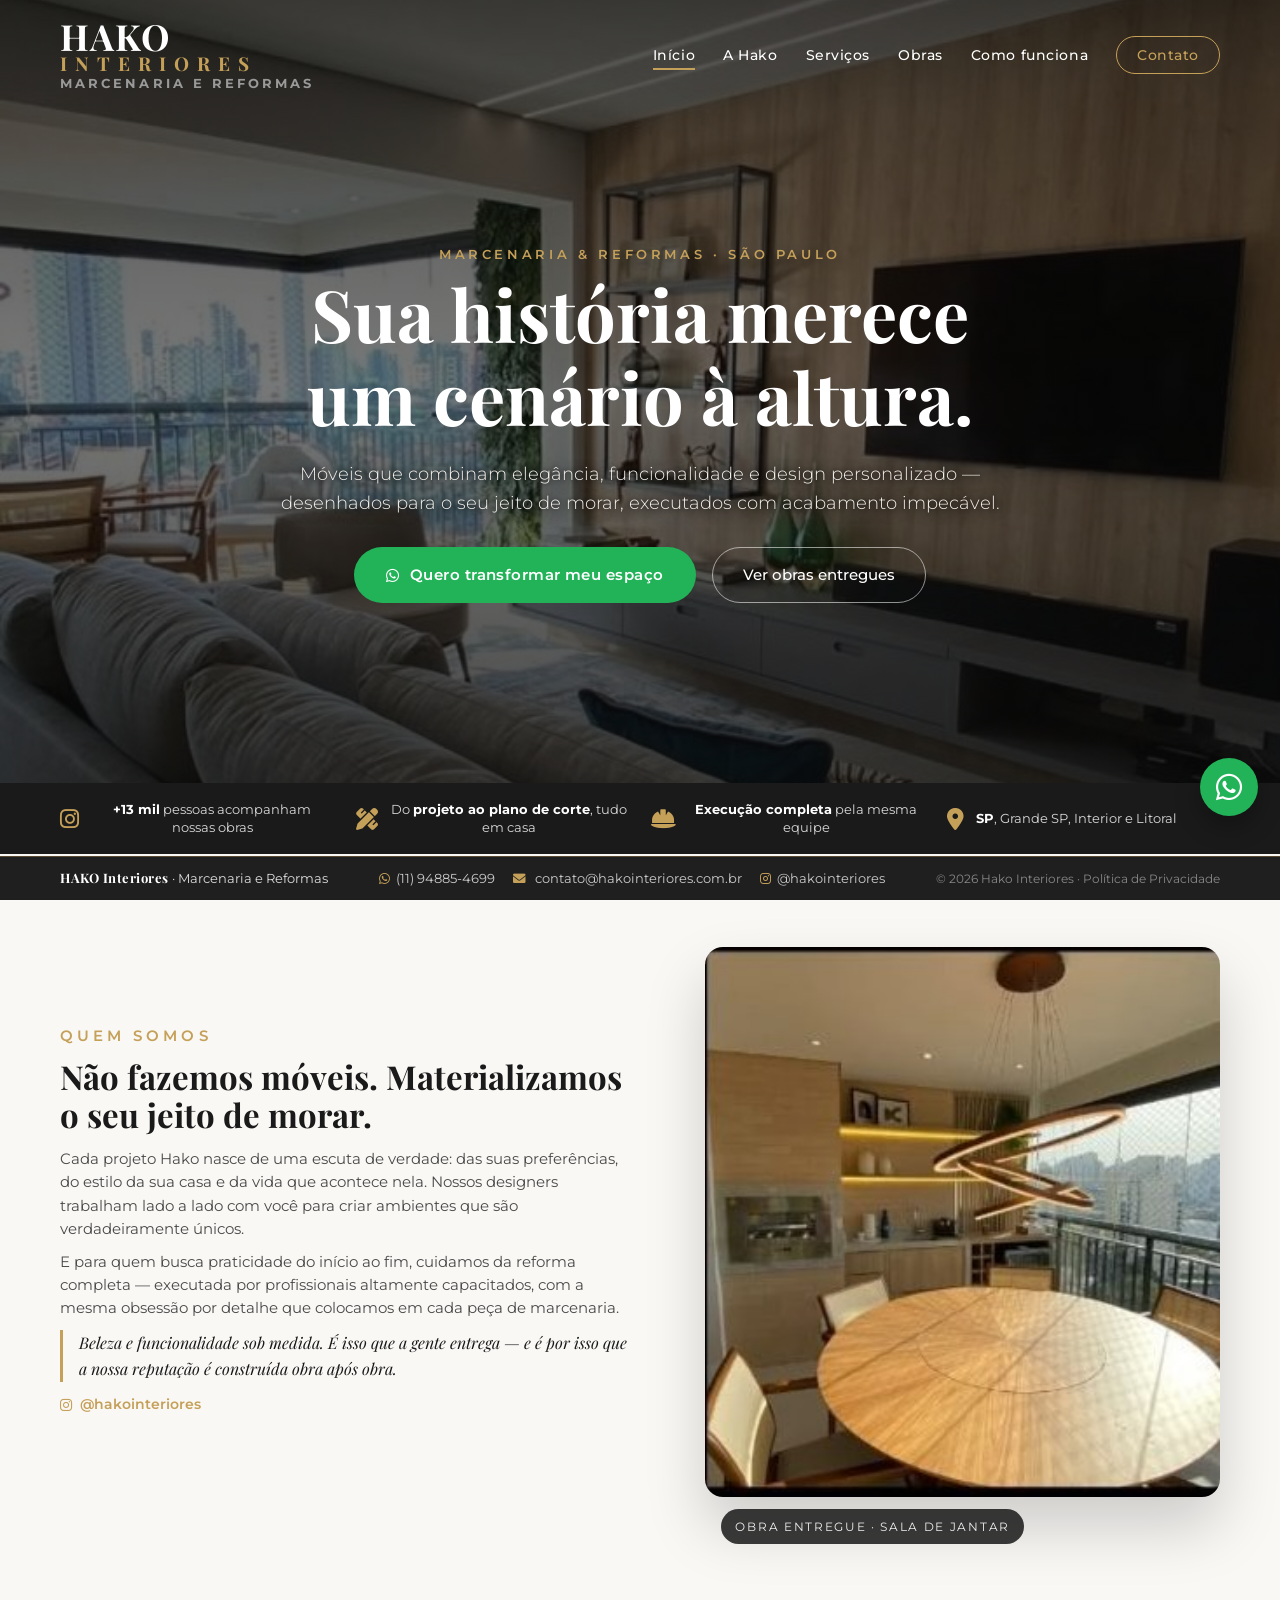
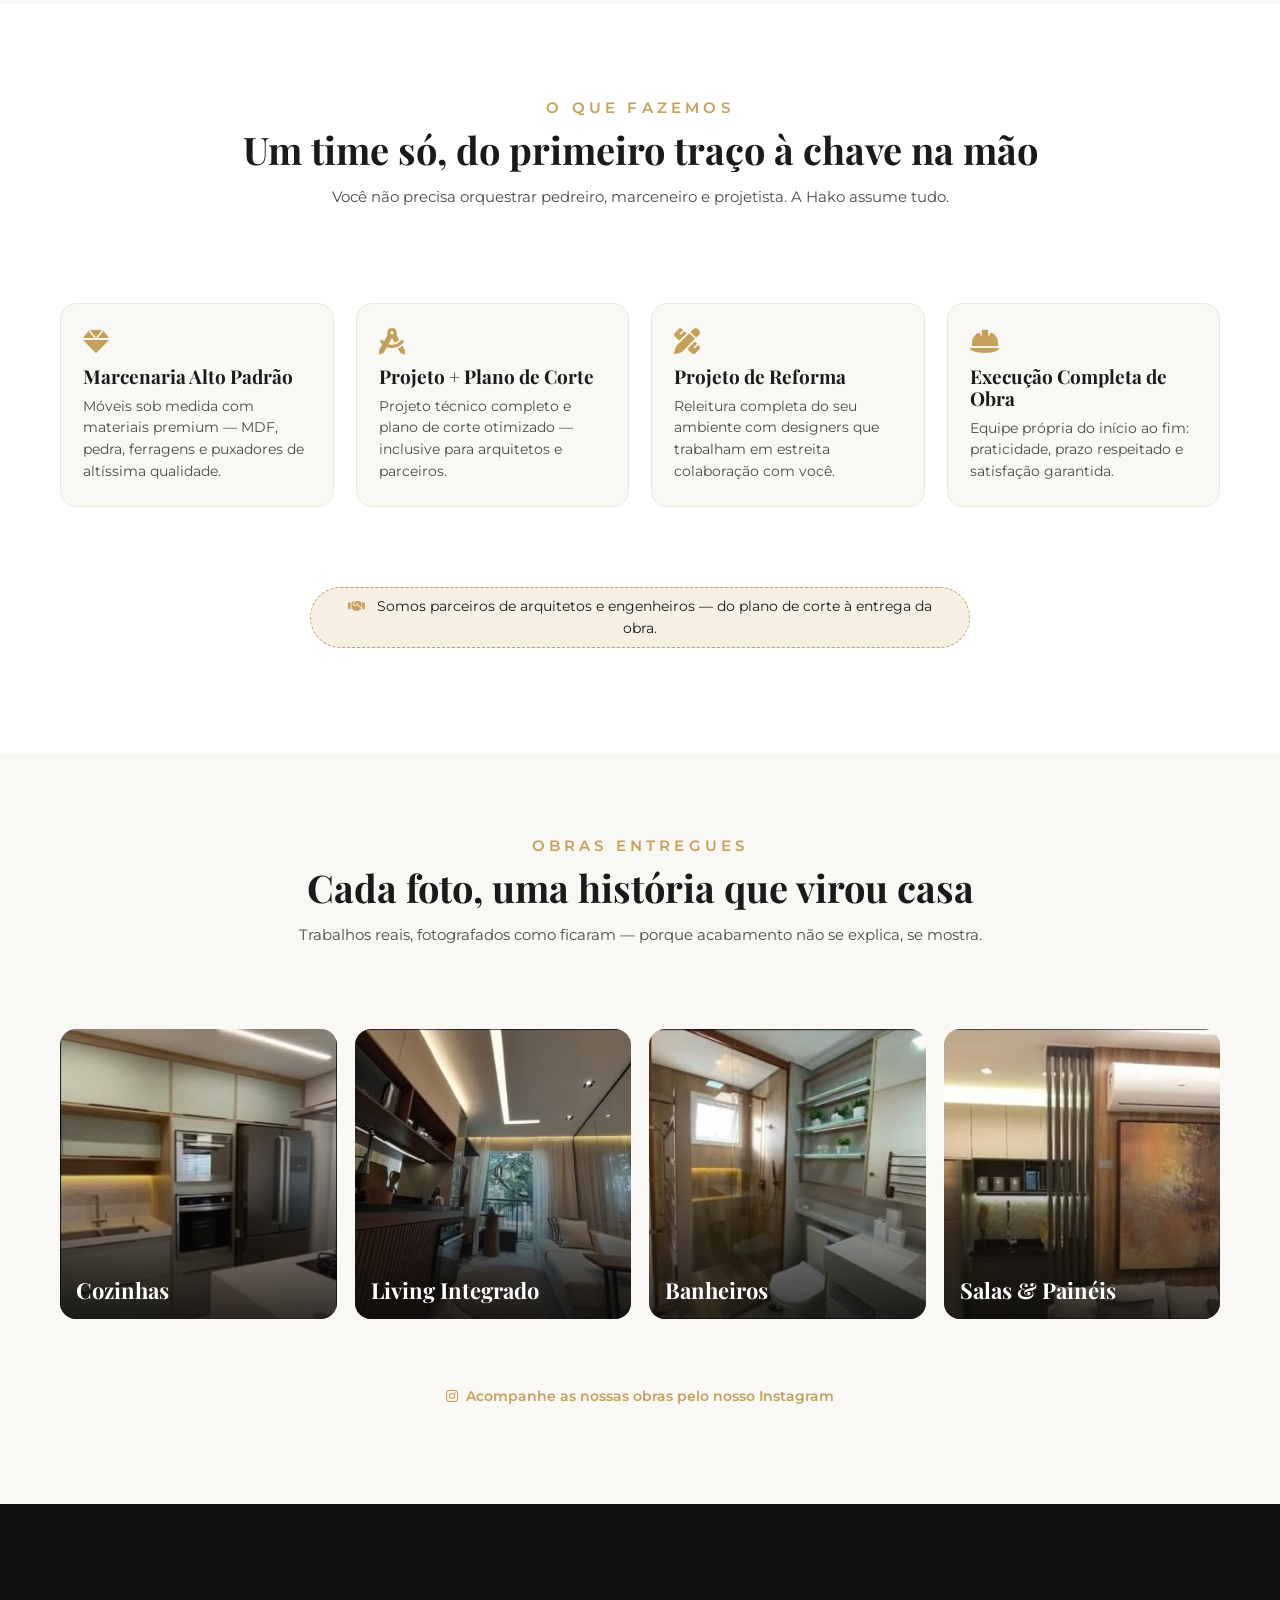
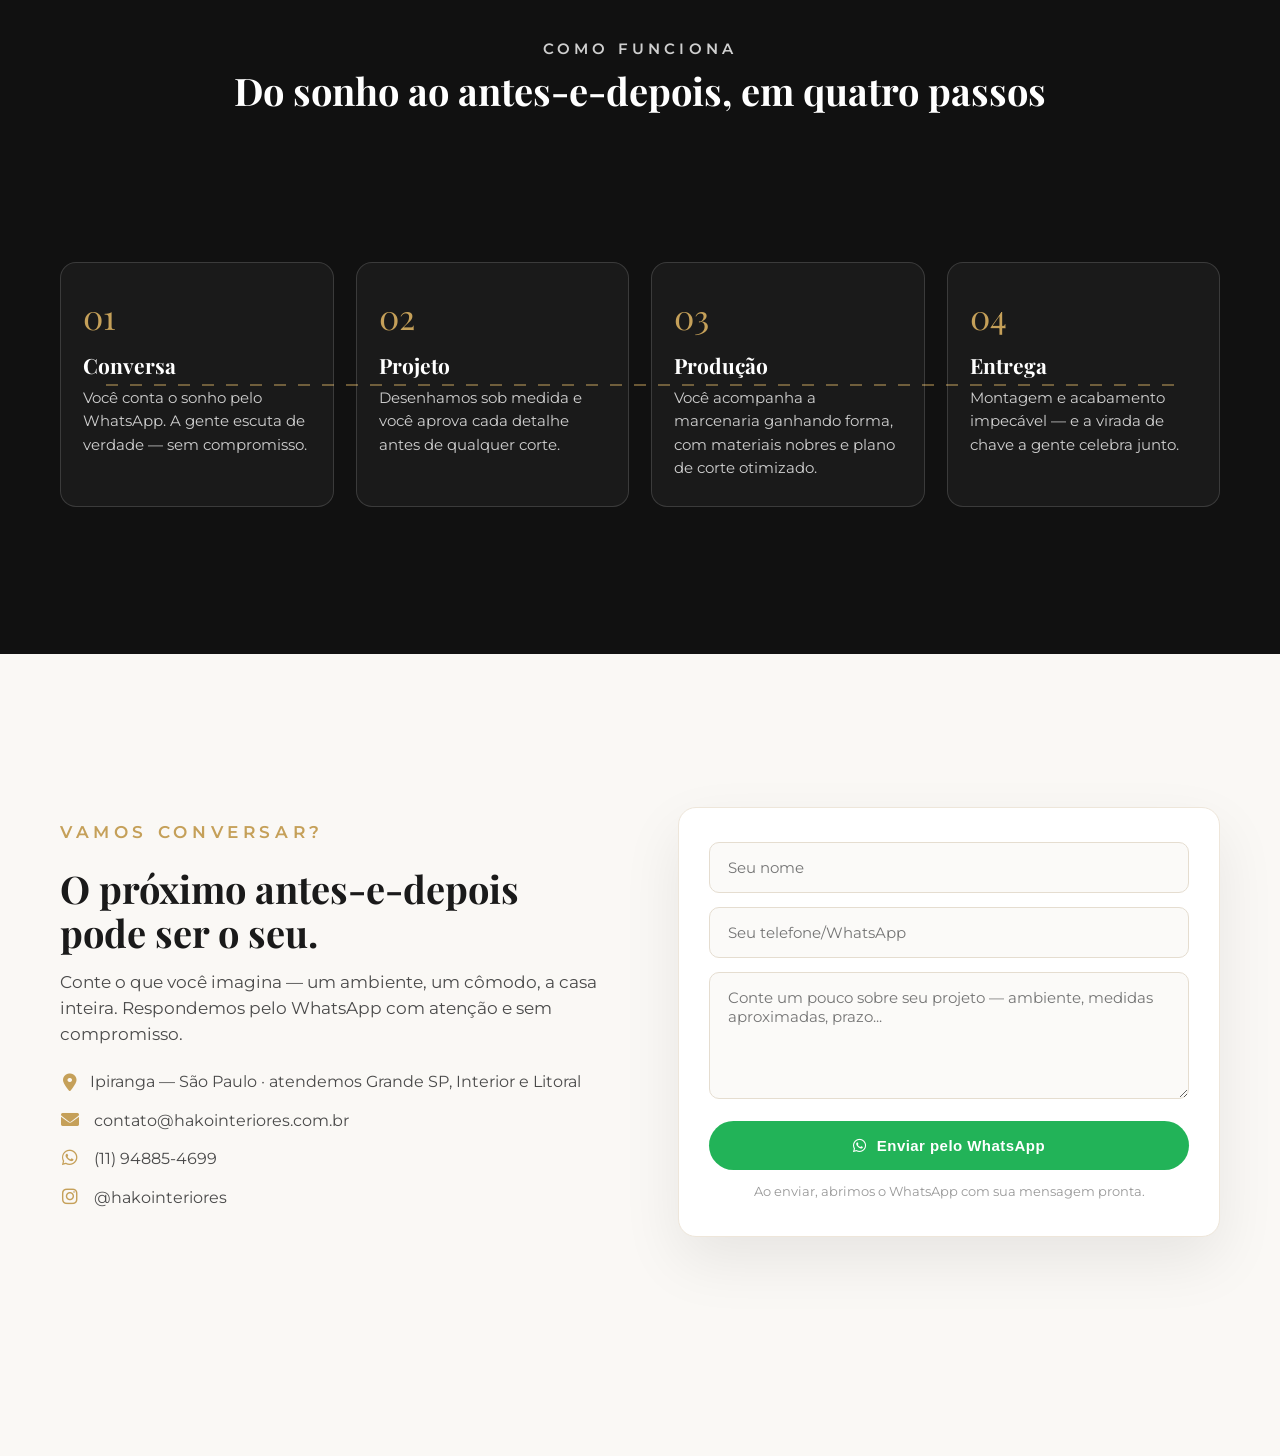
<file: index.html>
<!DOCTYPE html>
<html lang="pt-br">
<!-- Version: 2.0.0 - LP inspiracional -->
<head>
    <meta charset="UTF-8">
    <meta name="viewport" content="width=device-width, initial-scale=1.0">
    <meta name="description"
        content="Marcenaria de alto padrão, reformas e execução completa de obra em São Paulo. A Hako transforma madeira em cenários de vida — do projeto à entrega.">
    <meta property="og:title" content="Hako Interiores | Marcenaria e Reformas de Alto Padrão">
    <meta property="og:description"
        content="Beleza e funcionalidade sob medida. Marcenaria, reforma e execução completa de obra.">
    <meta property="og:image" content="images/obra-hero.jpg">
    <meta property="og:type" content="website">
    <link rel="icon" href="data:image/svg+xml,%3Csvg xmlns='http://www.w3.org/2000/svg' viewBox='0 0 64 64'%3E%3Crect width='64' height='64' rx='10' fill='%231a1a1a'/%3E%3Ctext x='32' y='44' font-family='Georgia,serif' font-size='36' fill='%23c5a059' text-anchor='middle'%3EH%3C/text%3E%3C/svg%3E">
    <link rel="preconnect" href="https://fonts.googleapis.com">
    <link rel="preconnect" href="https://fonts.gstatic.com" crossorigin>
    <title>Hako Interiores | Marcenaria e Reformas de Alto Padrão</title>
    <link
        href="https://fonts.googleapis.com/css2?family=Montserrat:wght@300;400;500;600&family=Playfair+Display:ital,wght@0,400;0,600;0,700;1,400&display=swap"
        rel="stylesheet">
    <link rel="stylesheet" href="https://cdnjs.cloudflare.com/ajax/libs/font-awesome/6.0.0/css/all.min.css">
    <link rel="stylesheet" href="index.css">
</head>

<body>

    <!-- Cabeçalho / Menu -->
    <header id="header">
        <div class="container">
            <a href="#home" class="logo" aria-label="Início">HAKO<span>INTERIORES</span>
                <em>Marcenaria e Reformas</em></a>
            <nav role="navigation">
                <ul class="nav-links" id="primary-navigation">
                    <li><a href="#home">Início</a></li>
                    <li><a href="#sobre">A Hako</a></li>
                    <li><a href="#servicos">Serviços</a></li>
                    <li><a href="#portfolio">Obras</a></li>
                    <li><a href="#processo">Como funciona</a></li>
                    <li><a href="#contato" class="btn-contato">Contato</a></li>
                    <li class="nav-admin" hidden><a href="#" id="nav-dashboard">Dashboard</a></li>
                    <li class="nav-admin" hidden><a href="#" id="nav-sair">Sair</a></li>
                </ul>
                <div class="hamburger" aria-label="Abrir menu" role="button" aria-controls="primary-navigation"
                    aria-expanded="false" tabindex="0">
                    <i class="fas fa-bars"></i>
                </div>
            </nav>
        </div>
    </header>

    <main id="main-content">
        <!-- Hero -->
        <section id="home" class="hero" tabindex="-1">
            <div class="hero-content">
                <p class="eyebrow">Marcenaria &amp; Reformas · São Paulo</p>
                <h1>Sua história merece um cenário à altura.</h1>
                <p class="hero-sub">Móveis que combinam elegância, funcionalidade e design personalizado —
                    desenhados para o seu jeito de morar, executados com acabamento impecável.</p>
                <div class="hero-ctas">
                    <a href="https://wa.me/5511948854699?text=Ol%C3%A1%2C%20Hako!%20Quero%20transformar%20meu%20espa%C3%A7o.%20Podemos%20conversar%3F"
                        class="btn-primary btn-whatsapp" target="_blank" rel="noopener">
                        <i class="fab fa-whatsapp"></i> Quero transformar meu espaço
                    </a>
                    <a href="#portfolio" class="btn-ghost">Ver obras entregues</a>
                </div>
            </div>
            <!-- Prova / Faixa de credibilidade -->
            <div class="trust-bar">
                <div class="container trust-grid">
                    <div class="trust-item"><i class="fab fa-instagram"></i>
                        <span><strong>+13 mil</strong> pessoas acompanham nossas obras</span></div>
                    <div class="trust-item"><i class="fas fa-pencil-ruler"></i>
                        <span>Do <strong>projeto ao plano de corte</strong>, tudo em casa</span></div>
                    <div class="trust-item"><i class="fas fa-helmet-safety"></i>
                        <span><strong>Execução completa</strong> pela mesma equipe</span></div>
                    <div class="trust-item"><i class="fas fa-map-marker-alt"></i>
                        <span><strong>SP</strong>, Grande SP, Interior e Litoral</span></div>
                </div>
            </div>
        </section>

        <!-- Sobre / Manifesto -->
        <section id="sobre" class="section" tabindex="-1">
            <div class="container split-screen">
                <div class="image-block reveal">
                    <img src="images/obra-jantar.jpg" alt="Sala de jantar planejada pela Hako com pendente escultural"
                        loading="lazy" decoding="async">
                    <div class="image-caption">Obra entregue · Sala de jantar</div>
                </div>
                <div class="text-block reveal">
                    <p class="eyebrow">Quem somos</p>
                    <h2>Não fazemos móveis. Materializamos o seu jeito de morar.</h2>
                    <p>Cada projeto Hako nasce de uma escuta de verdade: das suas preferências, do estilo da sua
                        casa e da vida que acontece nela. Nossos designers trabalham lado a lado com você para
                        criar ambientes que são verdadeiramente únicos.</p>
                    <img class="img-inline-mobile" src="images/obra-jantar.jpg"
                        alt="Sala de jantar planejada pela Hako" loading="lazy" decoding="async">
                    <p>E para quem busca praticidade do início ao fim, cuidamos da reforma completa —
                        executada por profissionais altamente capacitados, com a mesma obsessão por detalhe que
                        colocamos em cada peça de marcenaria.</p>
                    <p class="text-sign">Beleza e funcionalidade sob medida. É isso que a gente entrega — e é por
                        isso que a nossa reputação é construída obra após obra.</p>
                    <a href="https://instagram.com/hakointeriores" class="link-inline" target="_blank"
                        rel="noopener"><i class="fab fa-instagram"></i> @hakointeriores</a>
                </div>
            </div>
        </section>

        <!-- Serviços -->
        <section id="servicos" class="section bg-light" tabindex="-1">
            <div class="container">
                <div class="section-header reveal">
                    <p class="eyebrow">O que fazemos</p>
                    <h2>Um time só, do primeiro traço à chave na mão</h2>
                    <p>Você não precisa orquestrar pedreiro, marceneiro e projetista. A Hako assume tudo.</p>
                </div>
                <div class="features-grid">
                    <div class="feature-card reveal">
                        <i class="fas fa-gem"></i>
                        <h3>Marcenaria Alto Padrão</h3>
                        <p>Móveis sob medida com materiais premium — MDF, pedra, ferragens e puxadores de
                            altíssima qualidade.</p>
                    </div>
                    <div class="feature-card reveal">
                        <i class="fas fa-drafting-compass"></i>
                        <h3>Projeto + Plano de Corte</h3>
                        <p>Projeto técnico completo e plano de corte otimizado — inclusive para arquitetos e
                            parceiros.</p>
                    </div>
                    <div class="feature-card reveal">
                        <i class="fas fa-pencil-ruler"></i>
                        <h3>Projeto de Reforma</h3>
                        <p>Releitura completa do seu ambiente com designers que trabalham em estreita
                            colaboração com você.</p>
                    </div>
                    <div class="feature-card reveal">
                        <i class="fas fa-helmet-safety"></i>
                        <h3>Execução Completa de Obra</h3>
                        <p>Equipe própria do início ao fim: praticidade, prazo respeitado e satisfação
                            garantida.</p>
                    </div>
                </div>
                <p class="partners-note reveal"><i class="fas fa-handshake"></i> Somos parceiros de arquitetos e
                    engenheiros — do plano de corte à entrega da obra.</p>
            </div>
        </section>

        <!-- Portfólio -->
        <section id="portfolio" class="section" tabindex="-1">
            <div class="container">
                <div class="section-header reveal">
                    <p class="eyebrow">Obras entregues</p>
                    <h2>Cada foto, uma história que virou casa</h2>
                    <p>Trabalhos reais, fotografados como ficaram — porque acabamento não se explica, se mostra.</p>
                </div>
                <div class="gallery-grid">
                    <div class="gallery-item reveal">
                        <img src="images/obra-cozinha.jpg" alt="Cozinha planejada com torre de eletros e ilha"
                            loading="lazy" decoding="async">
                        <div class="overlay">
                            <h3>Cozinhas</h3>
                            <p>O coração da casa, desenhado para receber</p>
                        </div>
                    </div>
                    <div class="gallery-item reveal">
                        <img src="images/obra-living-ripado.jpg" alt="Living integrado com painel ripado de madeira"
                            loading="lazy" decoding="async">
                        <div class="overlay">
                            <h3>Living Integrado</h3>
                            <p>Ambientes que conversam entre si</p>
                        </div>
                    </div>
                    <div class="gallery-item reveal">
                        <img src="images/obra-banheiro.jpg" alt="Banheiro planejado com iluminação em LED"
                            loading="lazy" decoding="async">
                        <div class="overlay">
                            <h3>Banheiros</h3>
                            <p>Refúgio e funcionalidade nos detalhes</p>
                        </div>
                    </div>
                    <div class="gallery-item reveal">
                        <img src="images/obra-living.jpg" alt="Sala de estar com painel de madeira e obra de arte"
                            loading="lazy" decoding="async">
                        <div class="overlay">
                            <h3>Salas &amp; Painéis</h3>
                            <p>Madeira que abraça o ambiente</p>
                        </div>
                    </div>
                </div>
                <p class="gallery-cta reveal"><a href="https://instagram.com/hakointeriores" target="_blank"
                        rel="noopener" class="link-inline"><i class="fab fa-instagram"></i> Acompanhe as nossas
                        obras pelo nosso Instagram</a></p>
            </div>
        </section>

        <!-- Processo -->
        <section id="processo" class="section bg-dark" tabindex="-1">
            <div class="container">
                <div class="section-header text-white reveal">
                    <p class="eyebrow">Como funciona</p>
                    <h2>Do sonho ao antes-e-depois, em quatro passos</h2>
                </div>
                <div class="steps-grid">
                    <div class="step-card reveal">
                        <span class="step-num">01</span>
                        <h3>Conversa</h3>
                        <p>Você conta o sonho pelo WhatsApp. A gente escuta de verdade — sem compromisso.</p>
                    </div>
                    <div class="step-card reveal">
                        <span class="step-num">02</span>
                        <h3>Projeto</h3>
                        <p>Desenhamos sob medida e você aprova cada detalhe antes de qualquer corte.</p>
                    </div>
                    <div class="step-card reveal">
                        <span class="step-num">03</span>
                        <h3>Produção</h3>
                        <p>Você acompanha a marcenaria ganhando forma, com materiais nobres e plano de corte
                            otimizado.</p>
                    </div>
                    <div class="step-card reveal">
                        <span class="step-num">04</span>
                        <h3>Entrega</h3>
                        <p>Montagem e acabamento impecável — e a virada de chave a gente celebra junto.</p>
                    </div>
                </div>
            </div>
        </section>

        <!-- Contato -->
        <section id="contato" class="section" tabindex="-1">
            <div class="container contact-wrap">
                <div class="contact-copy reveal">
                    <p class="eyebrow">Vamos conversar?</p>
                    <h2>O próximo antes-e-depois pode ser o seu.</h2>
                    <p>Conte o que você imagina — um ambiente, um cômodo, a casa inteira. Respondemos pelo
                        WhatsApp com atenção e sem compromisso.</p>
                    <ul class="contact-channels">
                        <li><i class="fas fa-map-marker-alt"></i> Ipiranga — São Paulo · atendemos Grande SP,
                            Interior e Litoral</li>
                        <li><a href="mailto:contato@hakointeriores.com.br"><i class="fas fa-envelope"></i>
                                contato@hakointeriores.com.br</a></li>
                        <li><a href="https://wa.me/5511948854699" target="_blank" rel="noopener"><i
                                    class="fab fa-whatsapp"></i> (11) 94885-4699</a></li>
                        <li><a href="https://instagram.com/hakointeriores" target="_blank" rel="noopener"><i
                                    class="fab fa-instagram"></i> @hakointeriores</a></li>
                    </ul>
                </div>
                <form class="contact-form reveal" id="contact-form">
                    <input type="text" name="nome" placeholder="Seu nome" required>
                    <input type="tel" name="telefone" placeholder="Seu telefone/WhatsApp" required>
                    <textarea name="mensagem" placeholder="Conte um pouco sobre seu projeto — ambiente, medidas aproximadas, prazo..."
                        rows="5"></textarea>
                    <button type="submit" class="btn-primary btn-whatsapp"><i class="fab fa-whatsapp"></i> Enviar
                        pelo WhatsApp</button>
                    <p class="form-hint">Ao enviar, abrimos o WhatsApp com sua mensagem pronta.</p>
                </form>
            </div>
        </section>

    </main>

    <!-- Barra fixa de rodapé -->
    <div class="footer-bar" id="footer-bar">
        <div class="container">
            <span class="footer-brand"><strong>HAKO Interiores</strong> · Marcenaria e Reformas</span>
            <div class="footer-links">
                <a href="https://wa.me/5511948854699" target="_blank" rel="noopener"><i
                        class="fab fa-whatsapp"></i>(11) 94885-4699</a>
                <a href="mailto:contato@hakointeriores.com.br" aria-label="E-mail"><i
                        class="fas fa-envelope"></i> contato@hakointeriores.com.br</a>
                <a href="https://instagram.com/hakointeriores" target="_blank" rel="noopener"><i
                        class="fab fa-instagram"></i>@hakointeriores</a>
            </div>
            <span class="footer-copy">&copy; 2026 Hako Interiores · <a href="privacidade.html">Política de
                    Privacidade</a></span>
        </div>
    </div>

    <!-- Botão flutuante WhatsApp -->
    <a href="https://wa.me/5511948854699?text=Ol%C3%A1%2C%20Hako!%20Quero%20um%20or%C3%A7amento."
        class="whatsapp-float" target="_blank" rel="noopener" aria-label="Falar no WhatsApp">
        <i class="fab fa-whatsapp"></i>
    </a>

    <script src="index.js"></script>
</body>

</html>
</file>
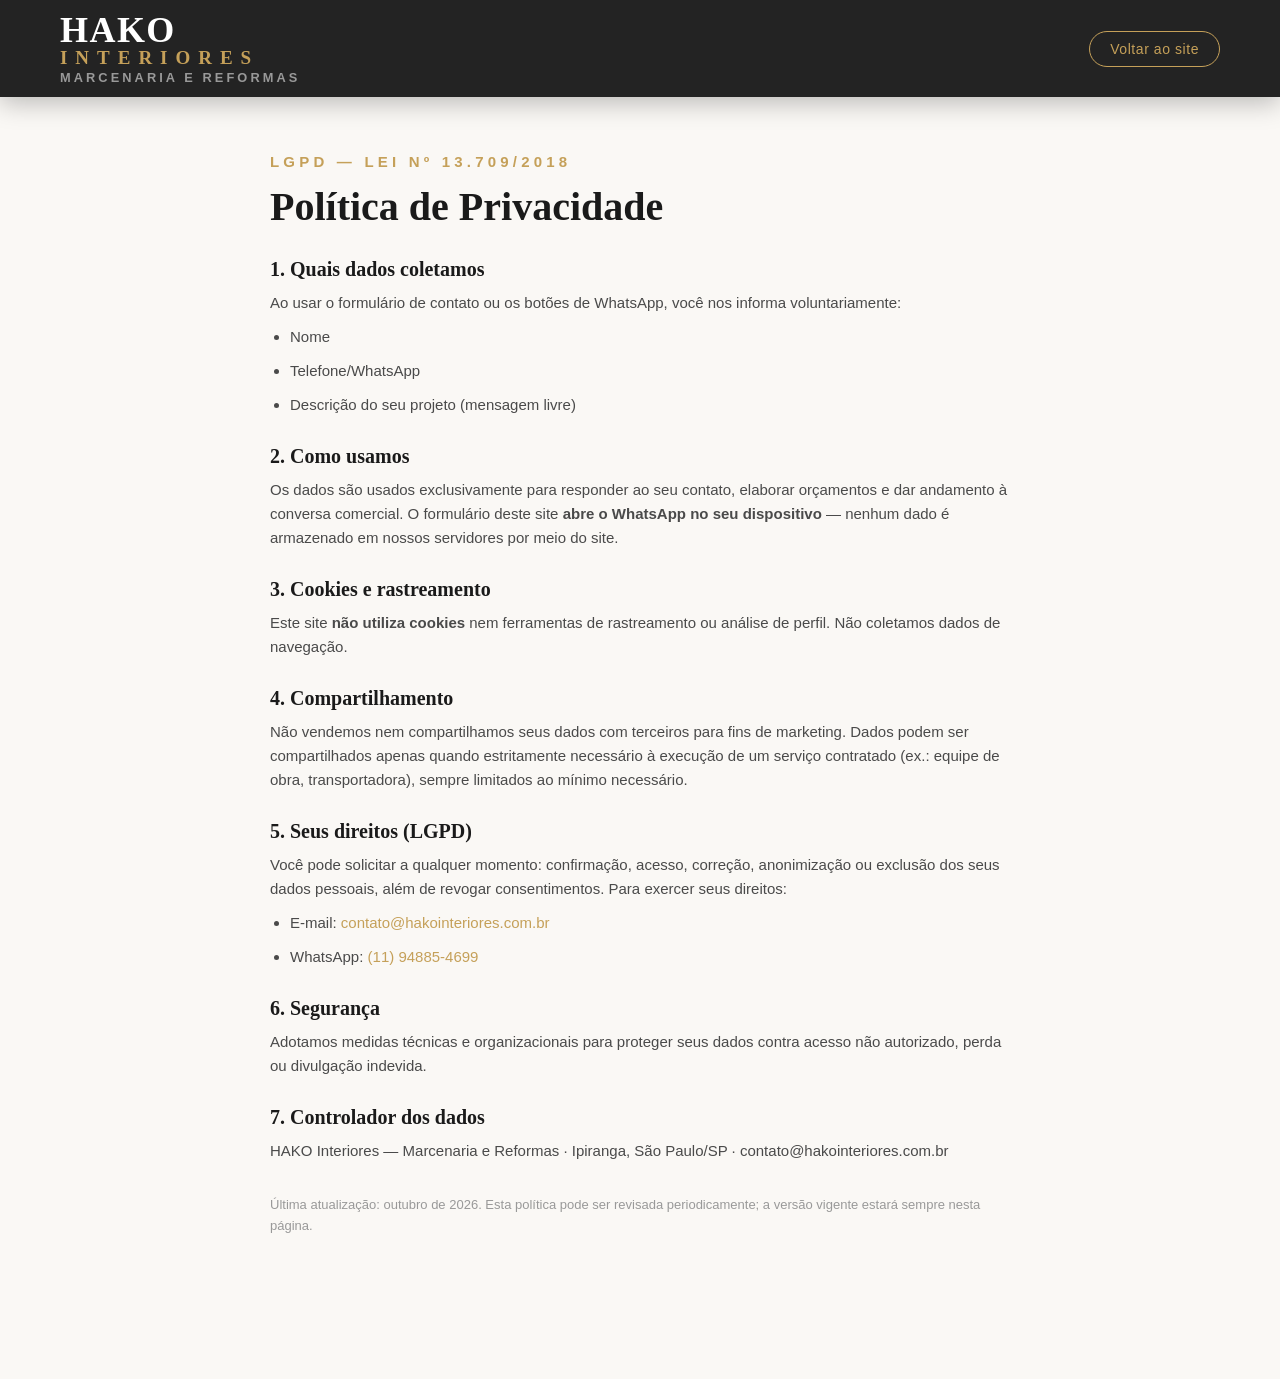
<file: privacidade.html>
<!DOCTYPE html>
<html lang="pt-br">
<head>
    <meta charset="UTF-8">
    <meta name="viewport" content="width=device-width, initial-scale=1.0">
    <meta name="description" content="Política de Privacidade — Hako Interiores">
    <title>Política de Privacidade | Hako Interiores</title>
    <link rel="icon" href="data:image/svg+xml,%3Csvg xmlns='http://www.w3.org/2000/svg' viewBox='0 0 64 64'%3E%3Crect width='64' height='64' rx='10' fill='%231a1a1a'/%3E%3Ctext x='32' y='44' font-family='Georgia,serif' font-size='36' fill='%23c5a059' text-anchor='middle'%3EH%3C/text%3E%3C/svg%3E">
    <link rel="stylesheet" href="index.css">
    <style>
        .privacy-wrap { max-width: 780px; margin: 0 auto; padding: 150px 20px 80px; }
        .privacy-wrap h1 { font-size: clamp(28px, 4vw, 40px); margin-bottom: 24px; }
        .privacy-wrap h2 { font-size: 20px; margin: 28px 0 10px; }
        .privacy-wrap p, .privacy-wrap li { font-size: 15px; margin-bottom: 10px; }
        .privacy-wrap ul { padding-left: 20px; list-style: disc; }
        .privacy-wrap a { color: var(--accent-color); }
    </style>
</head>
<body>
    <header id="header" class="header-scrolled">
        <div class="container">
            <a href="index.html" class="logo" aria-label="Início">HAKO<span>INTERIORES</span>
                <em>Marcenaria e Reformas</em></a>
            <nav role="navigation">
                <ul class="nav-links">
                    <li><a href="index.html" class="btn-contato">Voltar ao site</a></li>
                </ul>
            </nav>
        </div>
    </header>

    <main class="privacy-wrap">
        <p class="eyebrow">LGPD — Lei nº 13.709/2018</p>
        <h1>Política de Privacidade</h1>

        <h2>1. Quais dados coletamos</h2>
        <p>Ao usar o formulário de contato ou os botões de WhatsApp, você nos informa voluntariamente:</p>
        <ul>
            <li>Nome</li>
            <li>Telefone/WhatsApp</li>
            <li>Descrição do seu projeto (mensagem livre)</li>
        </ul>

        <h2>2. Como usamos</h2>
        <p>Os dados são usados exclusivamente para responder ao seu contato, elaborar orçamentos e dar andamento à
            conversa comercial. O formulário deste site <strong>abre o WhatsApp no seu dispositivo</strong> — nenhum
            dado é armazenado em nossos servidores por meio do site.</p>

        <h2>3. Cookies e rastreamento</h2>
        <p>Este site <strong>não utiliza cookies</strong> nem ferramentas de rastreamento ou análise de perfil.
            Não coletamos dados de navegação.</p>

        <h2>4. Compartilhamento</h2>
        <p>Não vendemos nem compartilhamos seus dados com terceiros para fins de marketing. Dados podem ser
            compartilhados apenas quando estritamente necessário à execução de um serviço contratado (ex.: equipe de
            obra, transportadora), sempre limitados ao mínimo necessário.</p>

        <h2>5. Seus direitos (LGPD)</h2>
        <p>Você pode solicitar a qualquer momento: confirmação, acesso, correção, anonimização ou exclusão dos seus
            dados pessoais, além de revogar consentimentos. Para exercer seus direitos:</p>
        <ul>
            <li>E-mail: <a href="mailto:contato@hakointeriores.com.br">contato@hakointeriores.com.br</a></li>
            <li>WhatsApp: <a href="https://wa.me/5511948854699" target="_blank" rel="noopener">(11) 94885-4699</a></li>
        </ul>

        <h2>6. Segurança</h2>
        <p>Adotamos medidas técnicas e organizacionais para proteger seus dados contra acesso não autorizado,
            perda ou divulgação indevida.</p>

        <h2>7. Controlador dos dados</h2>
        <p>HAKO Interiores — Marcenaria e Reformas · Ipiranga, São Paulo/SP · contato@hakointeriores.com.br</p>

        <p style="margin-top:32px; font-size:13px; color:#999;">Última atualização: outubro de 2026. Esta política
            pode ser revisada periodicamente; a versão vigente estará sempre nesta página.</p>
    </main>
</body>
</html>
</file>
<file: index.css>
/* --- Reset e Variáveis --- */
:root {
    --primary-color: #1a1a1a;
    --accent-color: #c5a059;
    --accent-soft: rgba(197, 160, 89, .16);
    --text-color: #4a4a4a;
    --bg-light: #faf8f5;
    --bg-dark: #111;
    --white: #ffffff;
    --wa: #22b358;
    --font-heading: 'Playfair Display', serif;
    --font-body: 'Montserrat', sans-serif;
    --header-h: 104px;
    --footer-h: 46px;
}

* { margin: 0; padding: 0; box-sizing: border-box; }

html {
    scroll-behavior: smooth;
    scroll-padding-top: var(--header-h);
}

body {
    font-family: var(--font-body);
    color: var(--text-color);
    line-height: 1.6;
    overflow-x: hidden;
    background-color: var(--bg-light);
    padding-bottom: 52px;
}

#main-content { contain: paint; }

body.menu-open #main-content {
    filter: blur(5px);
    transition: filter 300ms ease-in-out;
    pointer-events: none;
}

@media (prefers-reduced-motion: reduce) {
    body.menu-open #main-content { transition: none; }
    .reveal { opacity: 1 !important; transform: none !important; transition: none !important; }
}

a { text-decoration: none; color: inherit; transition: 0.3s; }
ul { list-style: none; }
img { width: 100%; display: block; }

/* --- Tipografia auxiliar --- */
.eyebrow {
    font-size: clamp(11px, 1.2vw, 13px);
    letter-spacing: .28em;
    text-transform: uppercase;
    color: var(--accent-color);
    font-weight: 600;
    margin-bottom: 8px;
}

h1, h2, h3, h4 { font-family: var(--font-heading); color: var(--primary-color); line-height: 1.15; }

h2 { font-size: clamp(26px, 3.4vw, 38px); margin-bottom: 14px; }

.link-inline {
    display: inline-flex;
    align-items: center;
    gap: 8px;
    color: var(--accent-color);
    font-weight: 600;
    border-bottom: 1px solid transparent;
    padding-bottom: 2px;
}
.link-inline:hover { border-color: var(--accent-color); }

/* --- Layout --- */
.container { max-width: 1200px; margin: 0 auto; padding: 0 20px; }

.section {
    min-height: calc(100vh - var(--header-h) - var(--footer-h));
    display: flex;
    padding: clamp(14px, 2.5vw, 30px) 0 clamp(24px, 3.5vw, 44px);
}
.section > .container {
    width: 100%;
    flex: 1;
    display: flex;
    flex-direction: column;
    justify-content: space-evenly;
}
.section > .container.split-screen,
.section > .container.contact-wrap { display: grid; }
.bg-light { background: var(--white); }
.bg-dark { background: var(--bg-dark); }
.bg-dark h2, .bg-dark h3 { color: var(--white); }
.bg-dark p { color: #cfcfcf; }

/* --- Header --- */
header {
    position: fixed;
    top: 0; left: 0; right: 0;
    z-index: 100;
    padding: 18px 0;
    transition: background .35s ease, box-shadow .35s ease, padding .35s ease;
}
header.header-scrolled {
    background: rgba(17, 17, 17, .92);
    backdrop-filter: blur(10px);
    box-shadow: 0 6px 24px rgba(0, 0, 0, .25);
    padding: 12px 0;
}
header .container { display: flex; align-items: center; justify-content: space-between; }

.logo {
    font-family: var(--font-heading);
    font-size: clamp(28px, 3vw, 36px);
    font-weight: 700;
    color: var(--white);
    letter-spacing: .04em;
    display: flex;
    flex-direction: column;
    line-height: 1;
}
.logo span { font-size: clamp(15px, 1.6vw, 19px); letter-spacing: .42em; color: var(--accent-color); }
.logo em {
    font-family: var(--font-body);
    font-style: normal;
    font-size: clamp(9px, 1vw, 13px);
    letter-spacing: .24em;
    text-transform: uppercase;
    color: #999;
    margin-top: 5px;
}

.nav-links { display: flex; gap: 28px; align-items: center; }
.nav-admin a { color: var(--accent-color) !important; }
.nav-links a {
    color: var(--white);
    font-size: 14px;
    font-weight: 500;
    letter-spacing: .04em;
    position: relative;
}
.nav-links a::after {
    content: '';
    position: absolute;
    left: 0; bottom: -6px;
    width: 0; height: 2px;
    background: var(--accent-color);
    transition: width .3s ease;
}
.nav-links a:hover::after, .nav-links a.active::after { width: 100%; }

.nav-links .btn-contato {
    border: 1px solid var(--accent-color);
    color: var(--accent-color);
    padding: 9px 20px;
    border-radius: 999px;
}
.nav-links .btn-contato:hover { background: var(--accent-color); color: var(--primary-color); }
.nav-links .btn-contato::after { display: none; }

.hamburger { display: none; color: var(--white); font-size: 24px; cursor: pointer; }

/* --- Hero --- */
.hero {
    min-height: calc(100vh - var(--footer-h));
    display: flex;
    flex-direction: column;
    align-items: center;
    justify-content: center;
    text-align: center;
    position: relative;
    background:
        linear-gradient(180deg, rgba(10,10,10,.72) 0%, rgba(10,10,10,.55) 45%, rgba(10,10,10,.78) 100%),
        url('images/obra-hero.jpg') center/cover no-repeat;
}
.hero-content {
    flex: 1;
    display: flex;
    flex-direction: column;
    justify-content: center;
    align-items: center;
    width: 100%;
    max-width: 820px;
    padding: 96px 20px 32px;
}
.hero .trust-bar { width: 100%; }
.hero h1 {
    color: var(--white);
    font-size: clamp(38px, 6.4vw, 72px);
    font-weight: 700;
    margin-bottom: 22px;
}
.hero-sub {
    color: #f2efe9;
    font-size: clamp(15px, 1.8vw, 18px);
    font-weight: 300;
    max-width: 780px;
    margin: 0 auto 30px;
    text-shadow: 0 2px 14px rgba(0,0,0,.85), 0 0 4px rgba(0,0,0,.6);
}
.hero-ctas { display: flex; gap: 16px; justify-content: center; flex-wrap: wrap; }

.btn-primary {
    display: inline-flex;
    align-items: center;
    gap: 10px;
    background: var(--accent-color);
    color: var(--primary-color);
    padding: 16px 32px;
    border-radius: 999px;
    font-weight: 600;
    font-size: 15px;
    letter-spacing: .03em;
    border: none;
    cursor: pointer;
    transition: transform .25s ease, box-shadow .25s ease, background .25s ease;
}
.btn-primary:hover { transform: translateY(-3px); box-shadow: 0 14px 30px rgba(0,0,0,.35); }
.btn-whatsapp { background: var(--wa); color: #fff; }
.btn-whatsapp:hover { background: #1da34d; }

.btn-ghost {
    display: inline-flex;
    align-items: center;
    padding: 15px 30px;
    border-radius: 999px;
    border: 1px solid rgba(255,255,255,.55);
    color: var(--white);
    font-weight: 500;
    font-size: 15px;
}
.btn-ghost:hover { background: rgba(255,255,255,.12); border-color: #fff; }

/* --- Trust bar --- */
.trust-bar { background: var(--primary-color); padding: 18px 0; }
.trust-grid {
    display: grid;
    grid-template-columns: repeat(4, 1fr);
    gap: 22px;
}
.trust-item {
    display: flex;
    align-items: center;
    gap: 12px;
    color: #d8d8d8;
    font-size: 12.5px;
    line-height: 1.4;
}
.trust-item i { font-size: 22px; color: var(--accent-color); flex-shrink: 0; }
.trust-item strong { color: var(--white); }

/* --- Split / Sobre --- */
.split-screen {
    grid-template-columns: 1.05fr .95fr;
    gap: clamp(36px, 6vw, 80px);
}
.split-screen .text-block { grid-column: 1; grid-row: 1; align-self: center; }
.split-screen .image-block {
    grid-column: 2;
    grid-row: 1;
    align-self: stretch;
    display: flex;
    align-items: center;
}
#sobre h2 { font-size: clamp(24px, 2.9vw, 33px); }
.text-block p { margin-bottom: 10px; font-size: 14.5px; }
.text-block .link-inline { font-size: 14px; }
.text-sign {
    font-family: var(--font-heading);
    font-style: italic;
    font-size: 16px !important;
    color: var(--primary-color);
    border-left: 3px solid var(--accent-color);
    padding-left: 16px;
}
.img-inline-mobile { display: none; }
.image-block { position: relative; }
.image-block img {
    border-radius: 18px;
    box-shadow: 0 30px 60px rgba(0,0,0,.18);
    height: auto;
    max-height: 100%;
    object-fit: contain;
}
.image-caption {
    position: absolute;
    bottom: 16px; left: 16px;
    background: rgba(17,17,17,.82);
    color: #eee;
    font-size: 12px;
    letter-spacing: .14em;
    text-transform: uppercase;
    padding: 8px 14px;
    border-radius: 999px;
    backdrop-filter: blur(6px);
}

/* --- Section header --- */
.section-header { text-align: center; max-width: 880px; margin: 0 auto clamp(18px, 3vw, 32px); }
.section-header p { font-size: 15px; }
.text-white h2, .text-white p { color: var(--white); }
.text-white p { color: #cfcfcf; }

/* --- Serviços --- */
.features-grid {
    display: grid;
    grid-template-columns: repeat(4, 1fr);
    gap: 22px;
}
.feature-card {
    background: var(--bg-light);
    border: 1px solid #eee6da;
    border-radius: 16px;
    padding: 24px 22px;
    transition: transform .3s ease, box-shadow .3s ease, border-color .3s ease;
}
.feature-card:hover {
    transform: translateY(-8px);
    box-shadow: 0 24px 48px rgba(0,0,0,.10);
    border-color: var(--accent-color);
}
.feature-card i {
    font-size: 26px;
    color: var(--accent-color);
    display: inline-block;
    margin-bottom: 12px;
}
.feature-card h3 { font-size: 19px; margin-bottom: 8px; }
.feature-card p { font-size: 13.5px; }

.partners-note {
    margin: 18px auto 0;
    text-align: center;
    font-size: 13.5px;
    color: var(--primary-color);
    background: var(--accent-soft);
    border: 1px dashed var(--accent-color);
    border-radius: 999px;
    padding: 8px 24px;
    display: block;
    max-width: 660px;
}
.partners-note i { color: var(--accent-color); margin-right: 8px; }

/* --- Galeria --- */
.gallery-grid {
    display: grid;
    grid-template-columns: repeat(4, 1fr);
    gap: 18px;
}
.gallery-item {
    position: relative;
    overflow: hidden;
    border-radius: 16px;
    aspect-ratio: 4 / 4.2;
    cursor: pointer;
    background: #ddd;
}
.gallery-item img { height: 100%; object-fit: cover; transition: transform .7s cubic-bezier(.2,.6,.2,1); }
.gallery-item:hover img, .gallery-item.force-title img { transform: scale(1.07); }

.overlay {
    position: absolute;
    inset: 0;
    display: flex;
    flex-direction: column;
    justify-content: flex-end;
    padding: 16px;
    background: linear-gradient(180deg, transparent 40%, rgba(10,10,10,.82) 100%);
    opacity: 1;
    transition: opacity .4s ease;
}
.overlay h3 { color: var(--white); font-size: 22px; }
.overlay p {
    color: #e5e0d8;
    font-size: 13px;
    max-height: 0;
    opacity: 0;
    overflow: hidden;
    transition: max-height .45s ease, opacity .45s ease, margin .45s ease;
}
.gallery-item:hover .overlay p, .gallery-item.force-title .overlay p {
    max-height: 80px;
    opacity: 1;
    margin-top: 6px;
}

.gallery-cta { text-align: center; margin-top: 16px; font-size: 14px; }

/* --- Processo --- */
.steps-grid {
    display: grid;
    grid-template-columns: repeat(4, 1fr);
    gap: 22px;
    position: relative;
}
.steps-grid::before {
    content: '';
    position: absolute;
    top: 50%; left: 4%; right: 4%;
    height: 2px;
    background: repeating-linear-gradient(90deg, var(--accent-color) 0 12px, transparent 12px 24px);
    opacity: .5;
    z-index: 0;
}
.step-card {
    position: relative;
    z-index: 1;
    border: 1px solid rgba(255,255,255,.14);
    border-radius: 16px;
    padding: 26px 22px;
    background: rgba(255,255,255,.04);
    transition: transform .3s ease, border-color .3s ease;
}
.step-card:hover { transform: translateY(-8px); border-color: var(--accent-color); }
.step-num {
    font-family: var(--font-heading);
    font-size: 34px;
    color: var(--accent-color);
    display: block;
    margin-bottom: 10px;
}
.step-card h3 { font-size: 21px; margin-bottom: 10px; }
.step-card p { font-size: 14.5px; color: #cfcfcf; }

/* --- Contato --- */
.contact-wrap {
    grid-template-columns: 1fr 1fr;
    gap: clamp(40px, 6vw, 90px);
}
.contact-wrap > * { align-self: center; }
.contact-copy p { font-size: 16.5px; margin-bottom: 22px; }

.contact-channels li { margin-bottom: 14px; font-size: 15.5px; display: flex; align-items: center; }
.contact-channels i {
    color: var(--accent-color);
    font-size: 18px;
    display: inline-block;
    width: 20px;
    text-align: center;
    margin-right: 10px;
    flex-shrink: 0;
}
.contact-channels a:hover { color: var(--accent-color); }

.contact-form {
    background: var(--white);
    border: 1px solid #eee6da;
    border-radius: 18px;
    padding: 34px 30px;
    box-shadow: 0 24px 60px rgba(0,0,0,.08);
}
.contact-form input, .contact-form textarea {
    width: 100%;
    padding: 15px 18px;
    margin-bottom: 14px;
    border: 1px solid #e5ddd0;
    border-radius: 10px;
    font-family: var(--font-body);
    font-size: 15px;
    background: #fbfaf8;
    transition: border-color .25s ease, box-shadow .25s ease;
}
.contact-form input:focus, .contact-form textarea:focus {
    outline: none;
    border-color: var(--accent-color);
    box-shadow: 0 0 0 4px var(--accent-soft);
}
.contact-form button { width: 100%; justify-content: center; }
.form-hint { font-size: 12.5px; color: #999; text-align: center; margin-top: 12px; }

/* --- Barra fixa de rodapé --- */
.footer-bar {
    position: fixed;
    left: 0; right: 0; bottom: 0;
    z-index: 95;
    background: rgba(17, 17, 17, .94);
    backdrop-filter: blur(10px);
    border-top: 1px solid rgba(197, 160, 89, .35);
    padding: 11px 0;
    transition: transform .35s ease, opacity .35s ease;
}
.footer-bar.footer-hidden {
    transform: translateY(100%);
    opacity: 0;
    pointer-events: none;
}
.footer-bar .container {
    display: flex;
    align-items: center;
    justify-content: space-between;
    gap: 10px 22px;
    flex-wrap: wrap;
}
.footer-brand { color: #ddd; font-size: 13px; white-space: nowrap; }
.footer-brand strong { font-family: var(--font-heading); color: var(--white); letter-spacing: .04em; }
.footer-links { display: flex; gap: 18px; align-items: center; flex-wrap: wrap; }
.footer-links a { color: #ccc; font-size: 12.5px; white-space: nowrap; }
.footer-links a:hover { color: var(--accent-color); }
.footer-links i { color: var(--accent-color); margin-right: 6px; }
.footer-copy { font-size: 12px; color: #888; white-space: nowrap; }

/* --- WhatsApp flutuante --- */
.whatsapp-float {
    position: fixed;
    right: 22px; bottom: 84px;
    z-index: 90;
    width: 58px; height: 58px;
    border-radius: 50%;
    background: var(--wa);
    color: #fff;
    display: flex;
    align-items: center;
    justify-content: center;
    font-size: 30px;
    box-shadow: 0 10px 26px rgba(0,0,0,.3);
    transition: transform .25s ease, box-shadow .25s ease;
}
.whatsapp-float:hover { transform: scale(1.1); box-shadow: 0 14px 32px rgba(0,0,0,.38); }

/* --- Reveal on scroll --- */
.reveal {
    opacity: 0;
    transform: translateY(26px);
    transition: opacity .7s ease, transform .7s cubic-bezier(.2,.6,.2,1);
}
.reveal.in-view { opacity: 1; transform: none; }

/* --- Responsivo --- */
/* --- Viewports baixos (ex: notebook 1280x800 com chrome do navegador) --- */
@media (min-width: 821px) and (max-height: 760px) {
    .image-block img { max-height: 52vh; }
    .gallery-item { aspect-ratio: 4 / 3.6; }
    .section-header { margin-bottom: 14px; }
    .gallery-cta { margin-top: 12px; }
}

@media (max-width: 1024px) {
    .features-grid, .steps-grid { grid-template-columns: repeat(2, 1fr); }
    .trust-grid { grid-template-columns: repeat(2, 1fr); }
    .gallery-grid { grid-template-columns: repeat(2, 1fr); }
}

@media (max-width: 820px) {
    :root { --footer-h: 98px; --header-h: 86px; }

    nav.nav-collapsed .nav-links {
        position: fixed;
        top: 0; right: 0;
        height: 100vh;
        width: min(78vw, 340px);
        background: rgba(17,17,17,.97);
        backdrop-filter: blur(12px);
        flex-direction: column;
        justify-content: center;
        gap: 30px;
        transform: translateX(100%);
        transition: transform .4s cubic-bezier(.2,.6,.2,1);
        padding: 40px;
    }
    nav.nav-collapsed .nav-links.active { transform: translateX(0); }
    nav.nav-collapsed .hamburger { display: block; z-index: 110; }
    nav:not(.nav-collapsed) .hamburger { display: none; }

    .section { min-height: auto; }
    .split-screen, .contact-wrap { grid-template-columns: 1fr; }

    /* Home: menos respiro do header e do trust bar */
    .hero-content { padding: 96px 20px 10px; }
    .hero h1 { margin-bottom: 16px; }
    .hero-sub { margin-bottom: 22px; }

    /* Sobre: coluna da imagem some; imagem flutua à direita ao lado do 2º parágrafo */
    .split-screen .text-block, .split-screen .image-block { grid-column: auto; grid-row: auto; }
    .split-screen .image-block { display: none; }
    .img-inline-mobile {
        display: block;
        float: right;
        width: 47%;
        margin: 2px 0 10px 14px;
        border-radius: 12px;
        box-shadow: 0 16px 32px rgba(0,0,0,.16);
    }

    /* Servicos: cards não-clicáveis, borda uniforme, ícone inline com o título */
    .features-grid { gap: 12px; }
    .feature-card { cursor: default; padding: 18px 14px; }
    .feature-card:hover { transform: none; box-shadow: none; border-color: #eee6da; }
    .feature-card i { font-size: 16px; display: inline; margin: 0 8px 0 0; vertical-align: -2px; }
    .feature-card h3 { display: inline; font-size: 15px; }

    /* Portfolio: travar gesto vertical dentro do carrossel */
    .gallery-grid { touch-action: pan-x; overflow-y: hidden; }
    .gallery-cta .link-inline { justify-content: center; }

    /* Processo: volta a ser grade 2x2 (sem carrossel) */
    .steps-grid { display: grid; grid-template-columns: 1fr 1fr; gap: 12px; }
    .step-card { padding: 18px 14px; }
    .step-num { font-size: 26px; margin-bottom: 8px; }
    .step-card h3 { font-size: 16px; }
    .step-card p { font-size: 12px; }

    /* Contato: só localização — os demais canais já estão no rodapé fixo */
    .contact-channels li:not(:first-child) { display: none; }

    /* Servicos: compactar para o chip de parceiros entrar na moldura */
    #servicos .section-header h2 { font-size: 24px; }
    #servicos .section-header p { font-size: 13.5px; }
    #servicos .feature-card { padding: 14px 10px; }
    #servicos .feature-card i { font-size: 14px; margin-right: 6px; }
    #servicos .feature-card h3 { font-size: 14px; }
    #servicos .feature-card p { font-size: 11.5px; }

    /* Processo: cards maiores para preencher a moldura (sem invasão da próxima seção) */
    .step-card { padding: 26px 16px; min-height: 200px; }
    .step-num { font-size: 30px; }
    .step-card h3 { font-size: 18px; }
    .step-card p { font-size: 13px; }

    /* Contato: fontes/campos menores para o form caber inteiro */
    #contato h2 { font-size: 26px; }
    .contact-copy p { font-size: 14px; margin-bottom: 14px; }
    .contact-channels li { font-size: 14px; margin-bottom: 10px; }
    .contact-form { padding: 22px 18px; }
    .contact-form input, .contact-form textarea { padding: 11px 14px; font-size: 14px; margin-bottom: 10px; }
    .contact-form .btn-primary { padding: 13px 20px; font-size: 14px; }

    /* Rodapé condensado: sem marca, tudo flui em até 2 linhas */
    body { padding-bottom: 76px; }
    .footer-bar { padding: 9px 0; }
    .footer-bar .container {
        flex-direction: row;
        flex-wrap: wrap;
        justify-content: center;
        gap: 4px 14px;
        text-align: center;
    }
    .footer-brand { display: none; }
    .footer-links { justify-content: center; gap: 4px 14px; }
    .footer-links a { font-size: 11px; }
    .footer-copy { font-size: 11px; }
    /* No mobile a barra permanece visível mesmo na seção de contato */
    .footer-bar.footer-hidden { transform: none; opacity: 1; pointer-events: auto; }
    .whatsapp-float { bottom: 86px; }

    /* Carrossel horizontal (galeria) */
    .gallery-grid {
        display: flex;
        overflow-x: auto;
        scroll-snap-type: x mandatory;
        gap: 14px;
        scroll-padding: 0 9%;
        -webkit-overflow-scrolling: touch;
        scrollbar-width: none;
    }
    .gallery-grid::-webkit-scrollbar { display: none; }
    .steps-grid::before { display: none; }
    .gallery-item { flex: 0 0 82%; scroll-snap-align: center; }

    /* Indicadores de posição dos carrosséis */
    .carousel-dots {
        display: flex;
        justify-content: center;
        gap: 8px;
        margin-top: 16px;
    }
    .carousel-dot {
        width: 8px; height: 8px;
        padding: 0;
        border: none;
        border-radius: 50%;
        background: rgba(0,0,0,.25);
        cursor: pointer;
        transition: background .3s ease, transform .3s ease;
    }
    .carousel-dot.active { background: var(--accent-color); transform: scale(1.25); }
    .bg-dark .carousel-dot { background: rgba(255,255,255,.35); }
    .bg-dark .carousel-dot.active { background: var(--accent-color); }
}

@media (max-width: 560px) {
    .gallery-item { aspect-ratio: 4 / 3.4; }
    .feature-card p { font-size: 12px; }
    .hero-ctas .btn-primary, .hero-ctas .btn-ghost { width: 100%; justify-content: center; }
}
</file>
